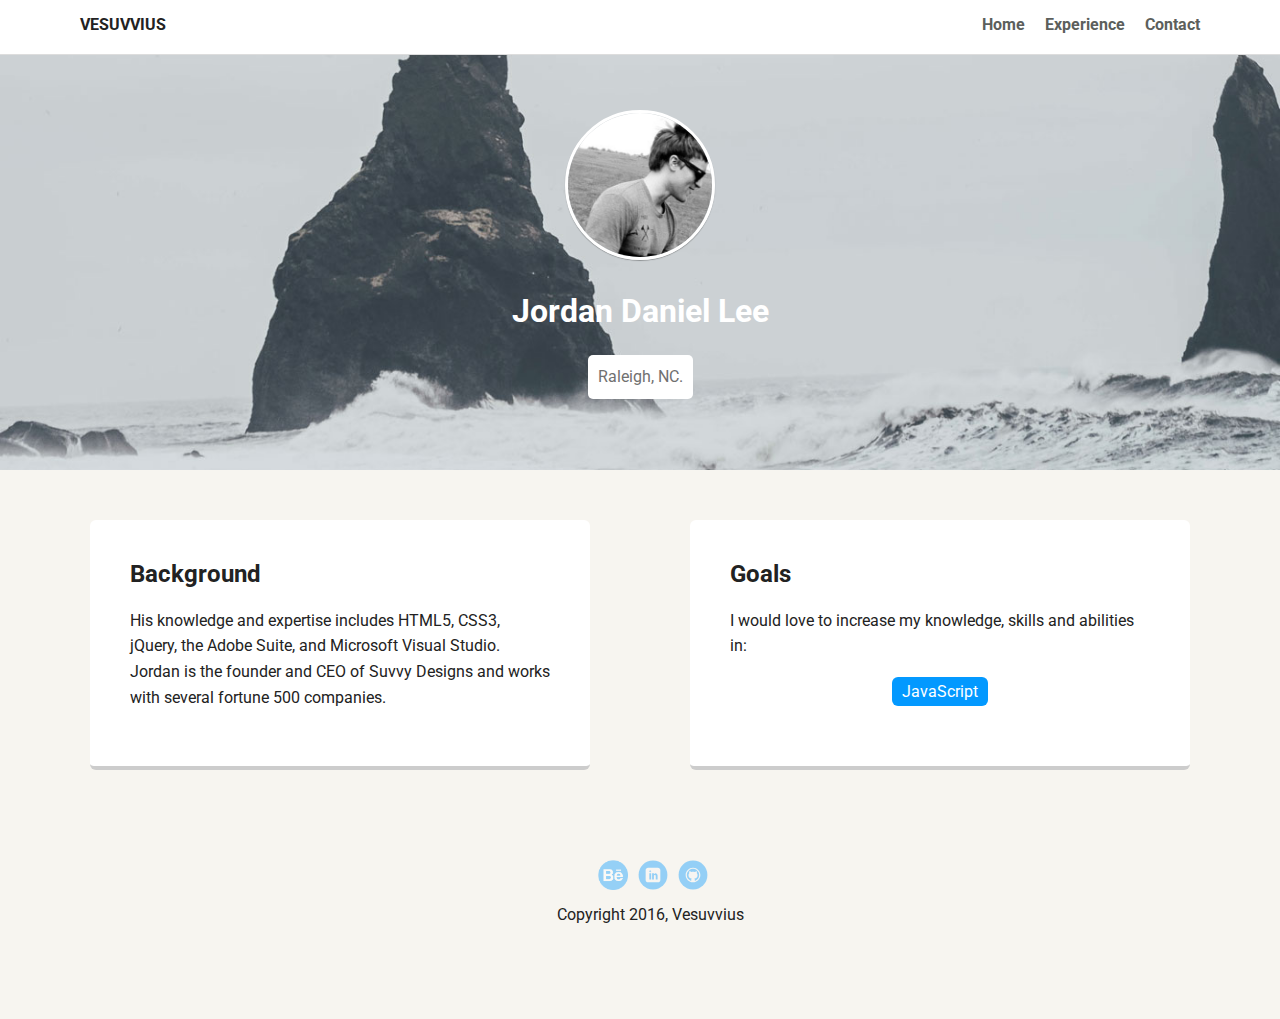
<file: portfolio_jlee-testsite/index.html>
<!doctype html>
<html lang="en">
<head>
  <meta charset="utf-8">
  <title>Vesuvvius</title>
  <meta name="viewport" content="width=device-width, initial-scale=1.0">
  <link rel="stylesheet" href="styles.css">
  <link href="https://fonts.googleapis.com/css?family=Muli%7CRoboto:400,300,500,700,900" rel="stylesheet"></head>
  <body>

    <div class="main-nav">
        <ul class="nav">
          <li class="name">Vesuvvius</li>
          <li><a href="#">Home</a></li>
          <li><a href="experience.html">Experience</a></li>
            <li><a href="contact.html">Contact</a></li>
        </ul>
    </div>

    <header>
      <img src="images/me.png" alt="Jordan Lee Profile Image" class="profile-image">
      <h1 class="tag name">Jordan Daniel Lee</h1>
      <p class="tag location">Raleigh, NC.</p>
    
    </header>

    <main class="flex">
      <div class="card">
        <h2>Background</h2>
        <p>His knowledge and expertise includes HTML5, CSS3, jQuery, the Adobe Suite, and Microsoft Visual Studio. Jordan is the founder and CEO of Suvvy Designs and works with several fortune 500 companies.</p>
        
      </div> 

      <div class="card">
        <h2>Goals</h2>
        <p>I would love to increase my knowledge, skills and abilities in:</p>
        <ul class="skills">
        
          <li>JavaScript</li>
        
        </ul>
       
      </div> 

    </main>
    <footer>
      <ul>
        <li><a href="https://www.behance.net/suvvy" target="_blank" class="social behance">Behance</a></li>
        <li><a href="https://www.linkedin.com/in/jordan-daniel-lee-5739bb25"  target="_blank" class="social linkedin">LinkedIn</a></li>
        <li><a href="https://github.com/suvvy" target="_blank" class="social github">Github</a></li>
      </ul>
      <p class="copyright">Copyright 2016, Vesuvvius</p>
    </footer>
  </body>
  </html>
</file>
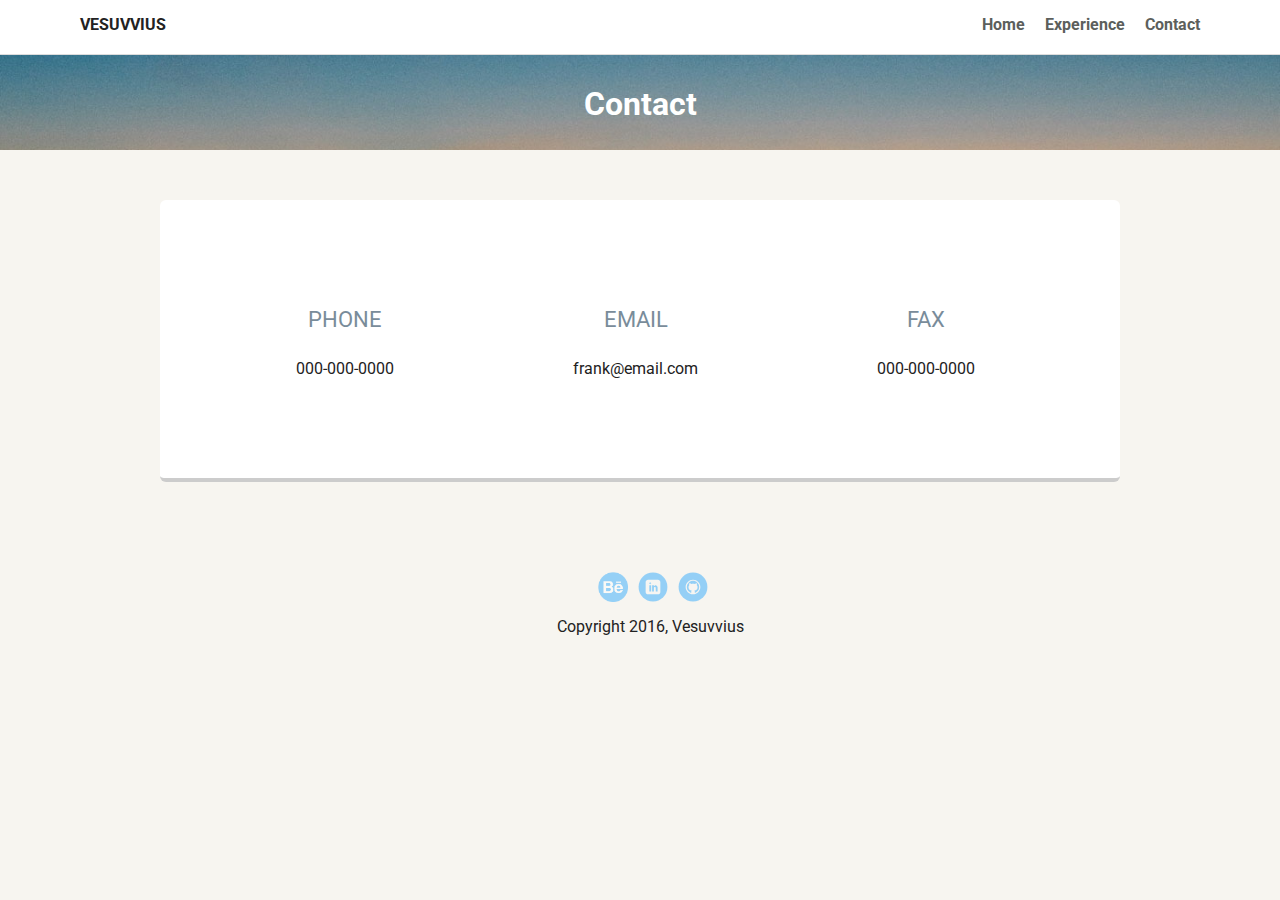
<file: portfolio_jlee-testsite/contact.html>
<!doctype html>
<html lang="en">
<head>
  <meta charset="utf-8">
  <title>Vesuvvius - Contact</title>
  <meta name="viewport" content="width=device-width, initial-scale=1.0">
  <link rel="stylesheet" href="styles.css">
  <link href="https://fonts.googleapis.com/css?family=Muli%7CRoboto:400,300,500,700,900" rel="stylesheet"></head>
  <body>

    <div class="main-nav">
        <ul class="nav">
          <li class="name">Vesuvvius</li>
          <li><a href="index.html">Home</a></li>
          <li><a href="experience.html">Experience</a></li>
           <li><a href="contact.html">Contact</a></li>
        </ul>
    </div>

    <header class="con-header">
      
      <h1 class="Ex-tag name">Contact</h1>
      
    
    </header>

    <main class="flex">
     
      <div class="card-one contactWrap">
       
        <ul>
         <li>
            <p>Phone</p>
            <span>000-000-0000</span>
         </li>
         <li>
            <p>Email</p>
            <span>frank@email.com</span>
         </li>
         <li>
            <p>Fax</p>
            <span>000-000-0000</span>
         </li>
        </ul>
       
        
    
      </div> 

    </main>
    <footer>
      <ul>
        <li><a href="https://www.behance.net/suvvy" target="_blank" class="social behance">Behance</a></li>
        <li><a href="https://www.linkedin.com/in/jordan-daniel-lee-5739bb25"  target="_blank" class="social linkedin">LinkedIn</a></li>
        <li><a href="https://github.com/suvvy" target="_blank" class="social github">Github</a></li>
      </ul>
      <p class="copyright">Copyright 2016, Vesuvvius</p>
    </footer>
  </body>
  </html>
</file>
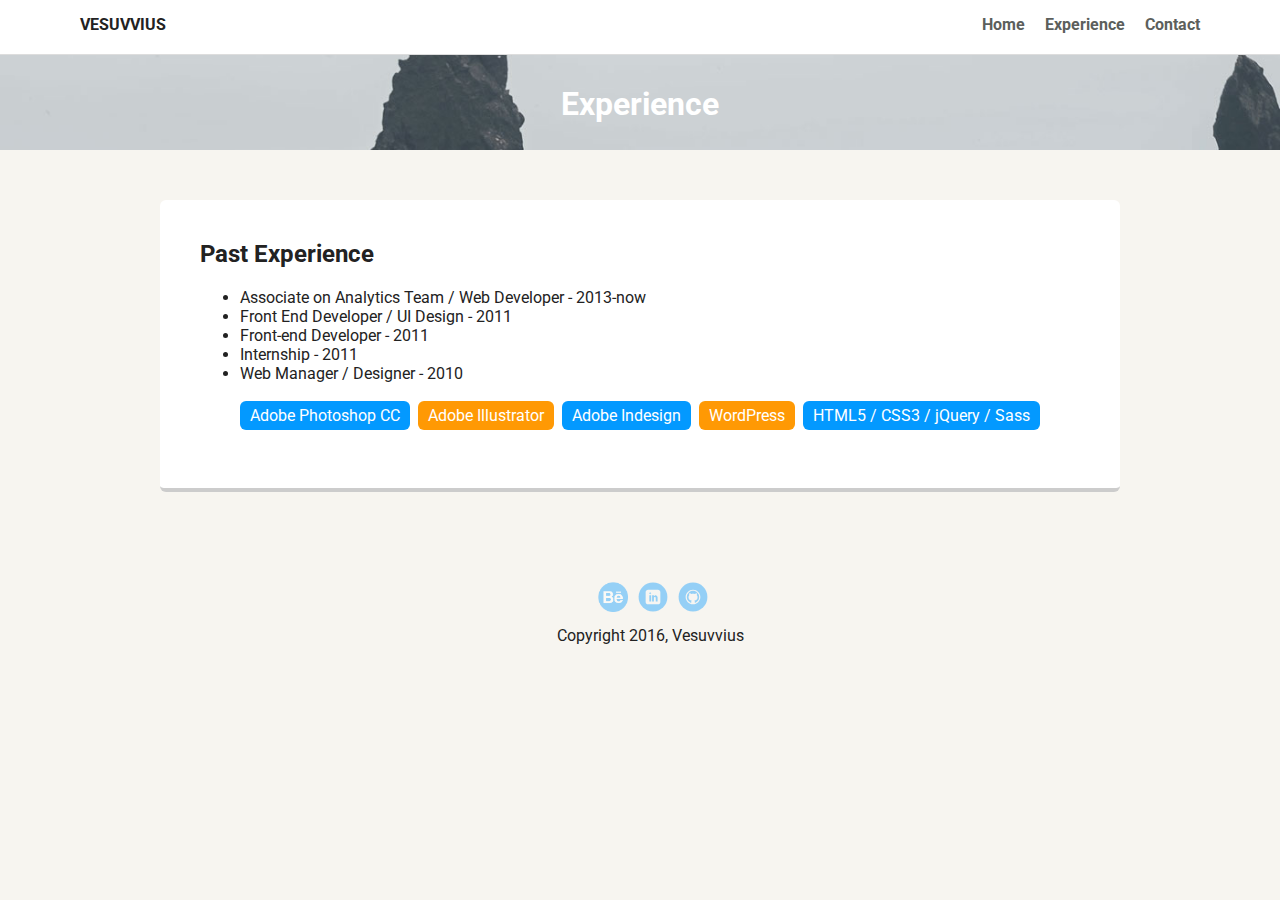
<file: portfolio_jlee-testsite/experience.html>
<!doctype html>
<html lang="en">
<head>
  <meta charset="utf-8">
  <title>Vesuvvius - Experience</title>
  <meta name="viewport" content="width=device-width, initial-scale=1.0">
  <link rel="stylesheet" href="styles.css">
  <link href="https://fonts.googleapis.com/css?family=Muli%7CRoboto:400,300,500,700,900" rel="stylesheet"></head>
  <body>

    <div class="main-nav">
        <ul class="nav">
          <li class="name">Vesuvvius</li>
          <li><a href="index.html">Home</a></li>
          <li><a href="experience.html">Experience</a></li>
            <li><a href="contact.html">Contact</a></li>
        </ul>
    </div>

    <header class="Ex-header">
      
      <h1 class="Ex-tag name">Experience</h1>
      
    
    </header>

    <main class="flex">
     
      <div class="card-one">
        <h2>Past Experience</h2>
        <ul>
          <li>Associate on Analytics Team / Web Developer - 2013-now</li>
          <li>Front End Developer / UI Design - 2011</li>
          <li>Front-end Developer - 2011</li>
          <li>Internship - 2011</li>
          <li>Web Manager / Designer - 2010</li>
        </ul>
        <div>
          <ul class="skills">
        
          <li>Adobe Photoshop CC</li>
          <li>Adobe Illustrator</li>
          <li>Adobe Indesign</li>
          <li>WordPress</li>
          <li>HTML5 / CSS3 / jQuery / Sass</li>
        
        </ul>
        </div>
        
    
      </div> 

    </main>
    <footer>
      <ul>
        <li><a href="https://www.behance.net/suvvy" target="_blank" class="social behance">Behance</a></li>
        <li><a href="https://www.linkedin.com/in/jordan-daniel-lee-5739bb25"  target="_blank" class="social linkedin">LinkedIn</a></li>
        <li><a href="https://github.com/suvvy" target="_blank" class="social github">Github</a></li>
      </ul>
      <p class="copyright">Copyright 2016, Vesuvvius</p>
    </footer>
  </body>
  </html>
</file>
<file: portfolio_jlee-testsite/styles.css>
/* Global Layout Set-up */
* { 
  box-sizing: border-box;
}
  
body {
  margin: 0;
  padding: 0;
  text-align: center;
  font-family: 'Roboto', sans-serif;
  color: #222;
  background: #f7f5f0;
}
/* Link Styles */

a {
  text-decoration: none;
  color: #5c5f5c;
}
a:hover {
  color: #39b54a;
}

/* Section Styles */

.main-nav {
  width: 100%;
  border-bottom:1px solid #ddd;
  background:#fff;
  min-height: 30px;
  padding: 10px;
  position: fixed;
  text-align: center;
}
.nav {
  display: flex;
  justify-content: space-around;
  font-weight: 700;
  list-style-type: none;
  margin: 0 auto;
  padding: 0;
}

.nav .name {
    display: block;
    margin-right: auto;
    text-transform: uppercase;
}
.nav li {
  padding: 5px 10px 10px 10px;
}
.nav a {
  transition: all .5s;
}
.nav a:hover {
  color: #39b54a;
}

header {
  text-align: center;
  background: url('images/portland.jpg') no-repeat top center ;
  background-size: cover;
  overflow: hidden;
  padding-top: 60px;
}
header {
  line-height: 1.5;
}
header .profile-image {
  margin-top: 50px;
  width: 150px;
  height: 150px;
  border-radius: 50%;
      box-shadow: 0 1px 1px rgba(0, 0, 0, 0.3);
    border-radius: 100%;
    border: 3px solid #fff;
}
header .profile-image:hover {
  border:2px solid #000;
      -webkit-transition-duration: 0.3s;
    transition-duration: 0.3s;
}
.tag {
  color: #fff;
  padding: 10px;
  display: table;
  margin: 10px auto;
} 
.location {
  background: #fff;
  border-radius: 5px;
  color:#707070;
}
.tagNameWrap{
    padding: 10px;
  display: table;
  margin: 10px auto;
      border: 1px solid white;
    padding: 0.3em 1em 0.5em 1em;
}
.card {
  margin: 30px;
  padding: 20px 40px 40px;
  max-width: 500px;
  text-align: left;
  background: #fff;
  border-bottom: 4px solid #ccc;
  border-radius: 6px;
  transition: all .5s;
}
.card:hover, .card-one:hover {
  border-color: #39b54a;
}
.card-one {
  margin: 30px;
  padding: 20px 40px 40px;
  width: 960px;
  text-align: left;
  background: #fff;
  border-bottom: 4px solid #ccc;
  border-radius: 6px;
  transition: all .5s;
}
ul.skills {
  padding: 0;
  text-align: center;
}

.skills li {
  border-radius: 6px;
  display: inline-block;
  background: #ff9904;
  color: white;
  padding: 5px 10px;
  margin: 2px;
}

.skills li:nth-child(odd) {
  background: #0399ff;
}

footer {
  width: 100%;
  min-height: 30px;
  padding: 20px 0 40px 20px;
}

footer .copyright {
  top: -8px;
  font-size: .75em;
}

footer ul {
  list-style-type: none;
  margin: 0;
  padding: 0;
}

footer ul li {
  display: inline-block;
}

a.social {
  display: inline-block;
  text-indent: -9999px;
  margin-left: 5px;
  width: 30px;
  height: 30px;
  background-size: 30px 30px;
  opacity: .4;
  transition: all .5s;
}
a.behance {
  background-image: url(images/behance.gif);
}
a.linkedin {
  background-image: url(images/linkedin.svg);
}
a.github {
  background-image: url(images/github.svg);
}
a.social:hover {
  opacity: 1;
}
.clearfix {
  clear: both;
}
/*Experience Page*/
.Ex-header{
  background: url('images/exp.jpg') no-repeat top center ;
   background-size: cover;
  overflow: hidden;
}
.Ex-tag{
   color: #fff;
  padding: 10px;
  display: table;
  margin: 10px auto;
}
.con-header{
   background: url('images/contact.jpg') no-repeat top center ;
   background-size: cover;
  overflow: hidden;
}
.contactWrap ul {float:left;width:100%;margin: 40px 0;padding: 20px 0;}
.contactWrap ul li{float:left;list-style: none;text-align:center;width:33%;}
.contactWrap ul li p{font-size: 22px; color: #798c9a;text-transform: uppercase;}
/* Styles for larger screens */
@media screen and (min-width: 720px) {
  
  .flex {
      display: -ms-flexbox;      /* TWEENER - IE 10 */
      display: flex; 
      max-width: 1200px;
      -ms-flex-pack: distribute;
      justify-content: space-around;
      margin: 0 auto;
  }

  header {
    min-height: 470px;
  }
.Ex-header,.con-header{min-height:150px;}
  .nav {
    max-width: 1200px;
    padding: 0 30px;
  }


  main {
    padding-top: 20px;
  }

  main p {
    line-height: 1.6em;
  }

  footer {
    font-size: 1.3em;
    max-width: 1200px;
    margin: 40px auto;
  }

}
@media screen and (max-width: 720px) {

  .card-one{float: left;
    width: 100%;
    padding: 10px 0;
    margin: 10px 0;}
  .contactWrap ul li{width:100%;}
  
}
</file>
